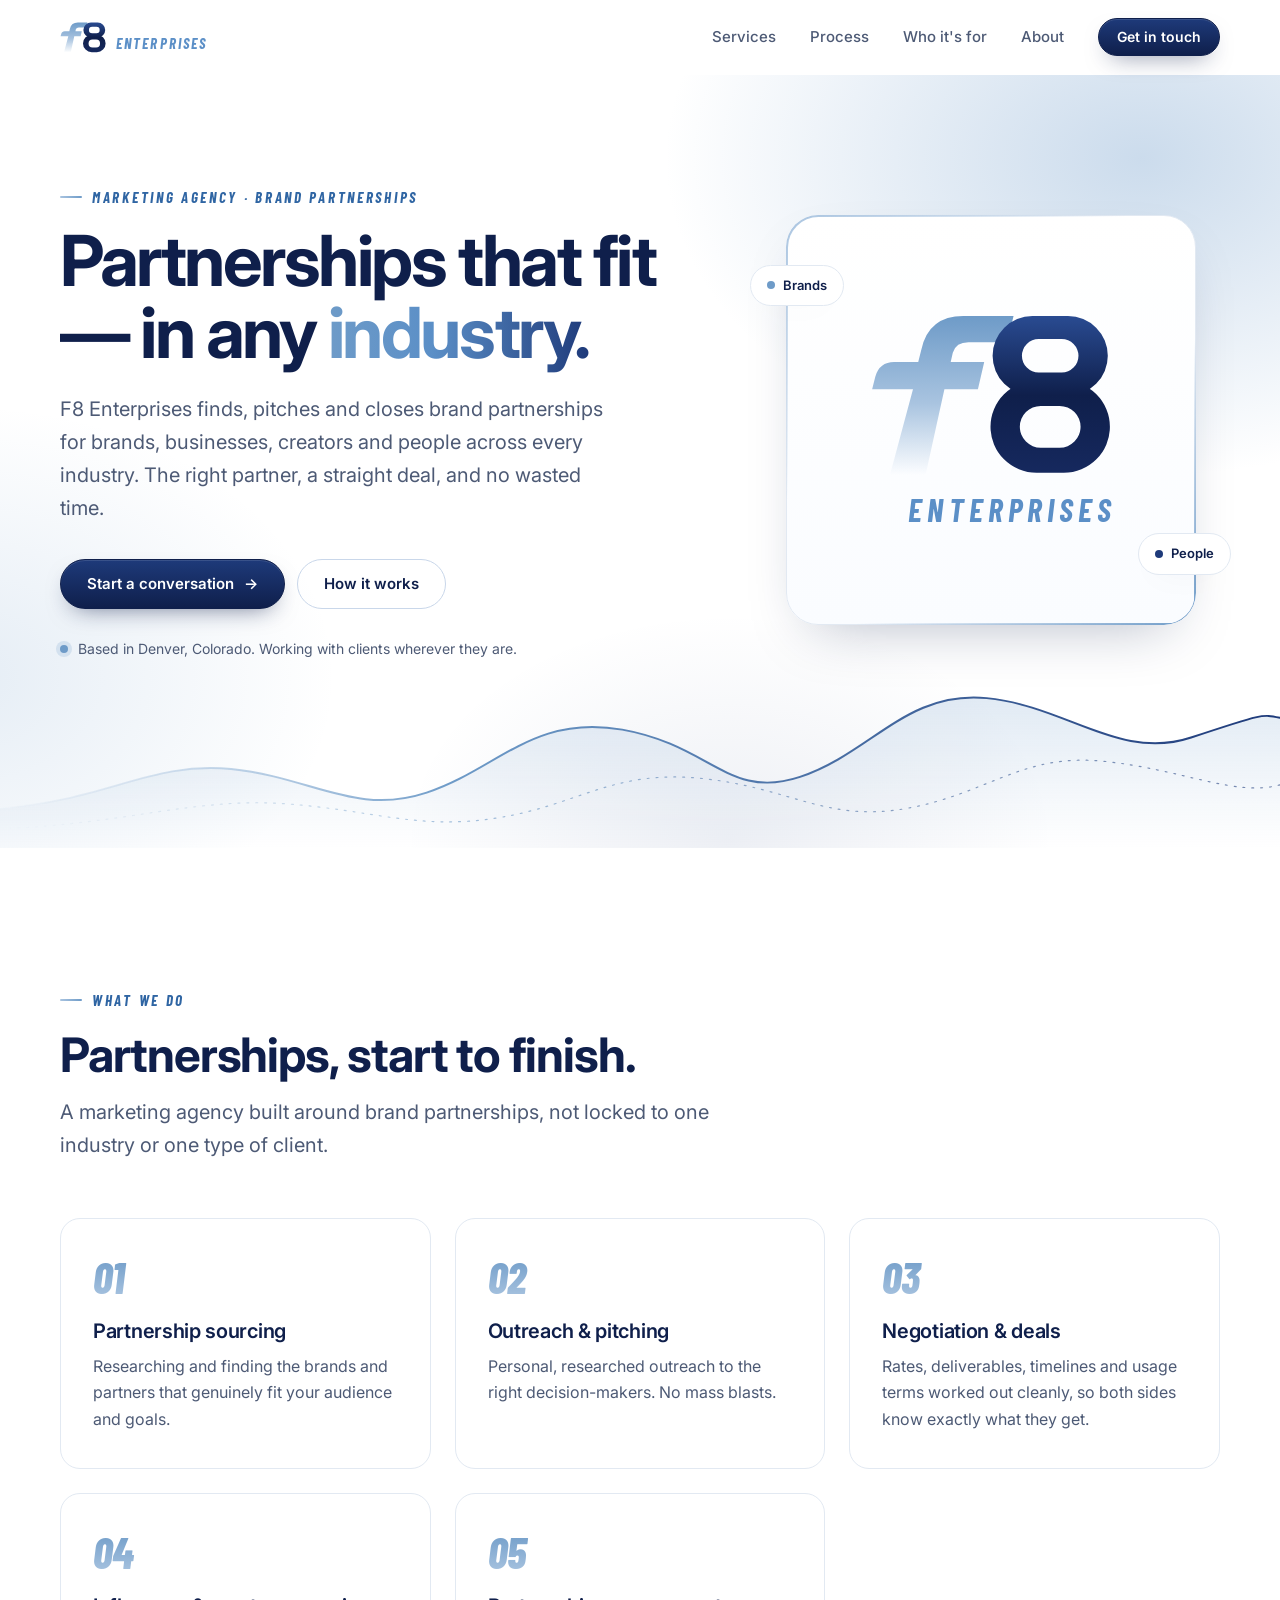
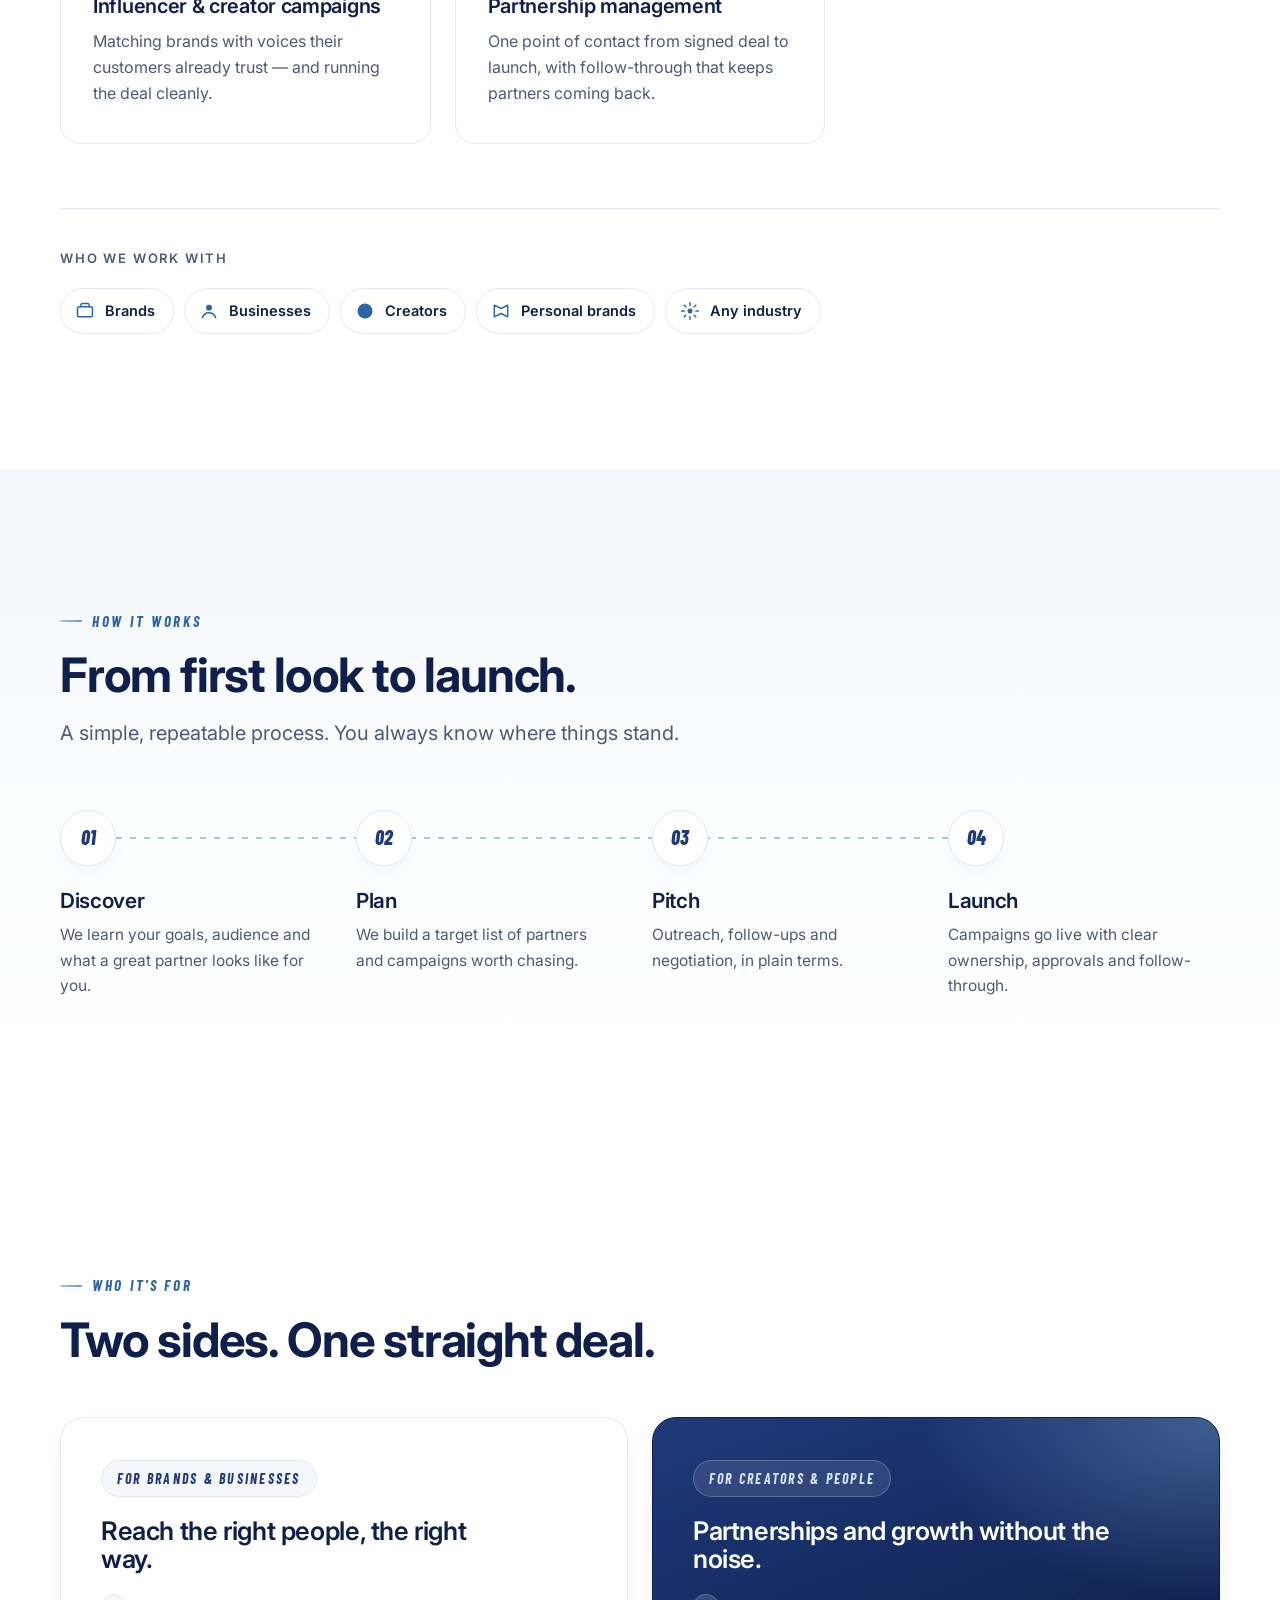
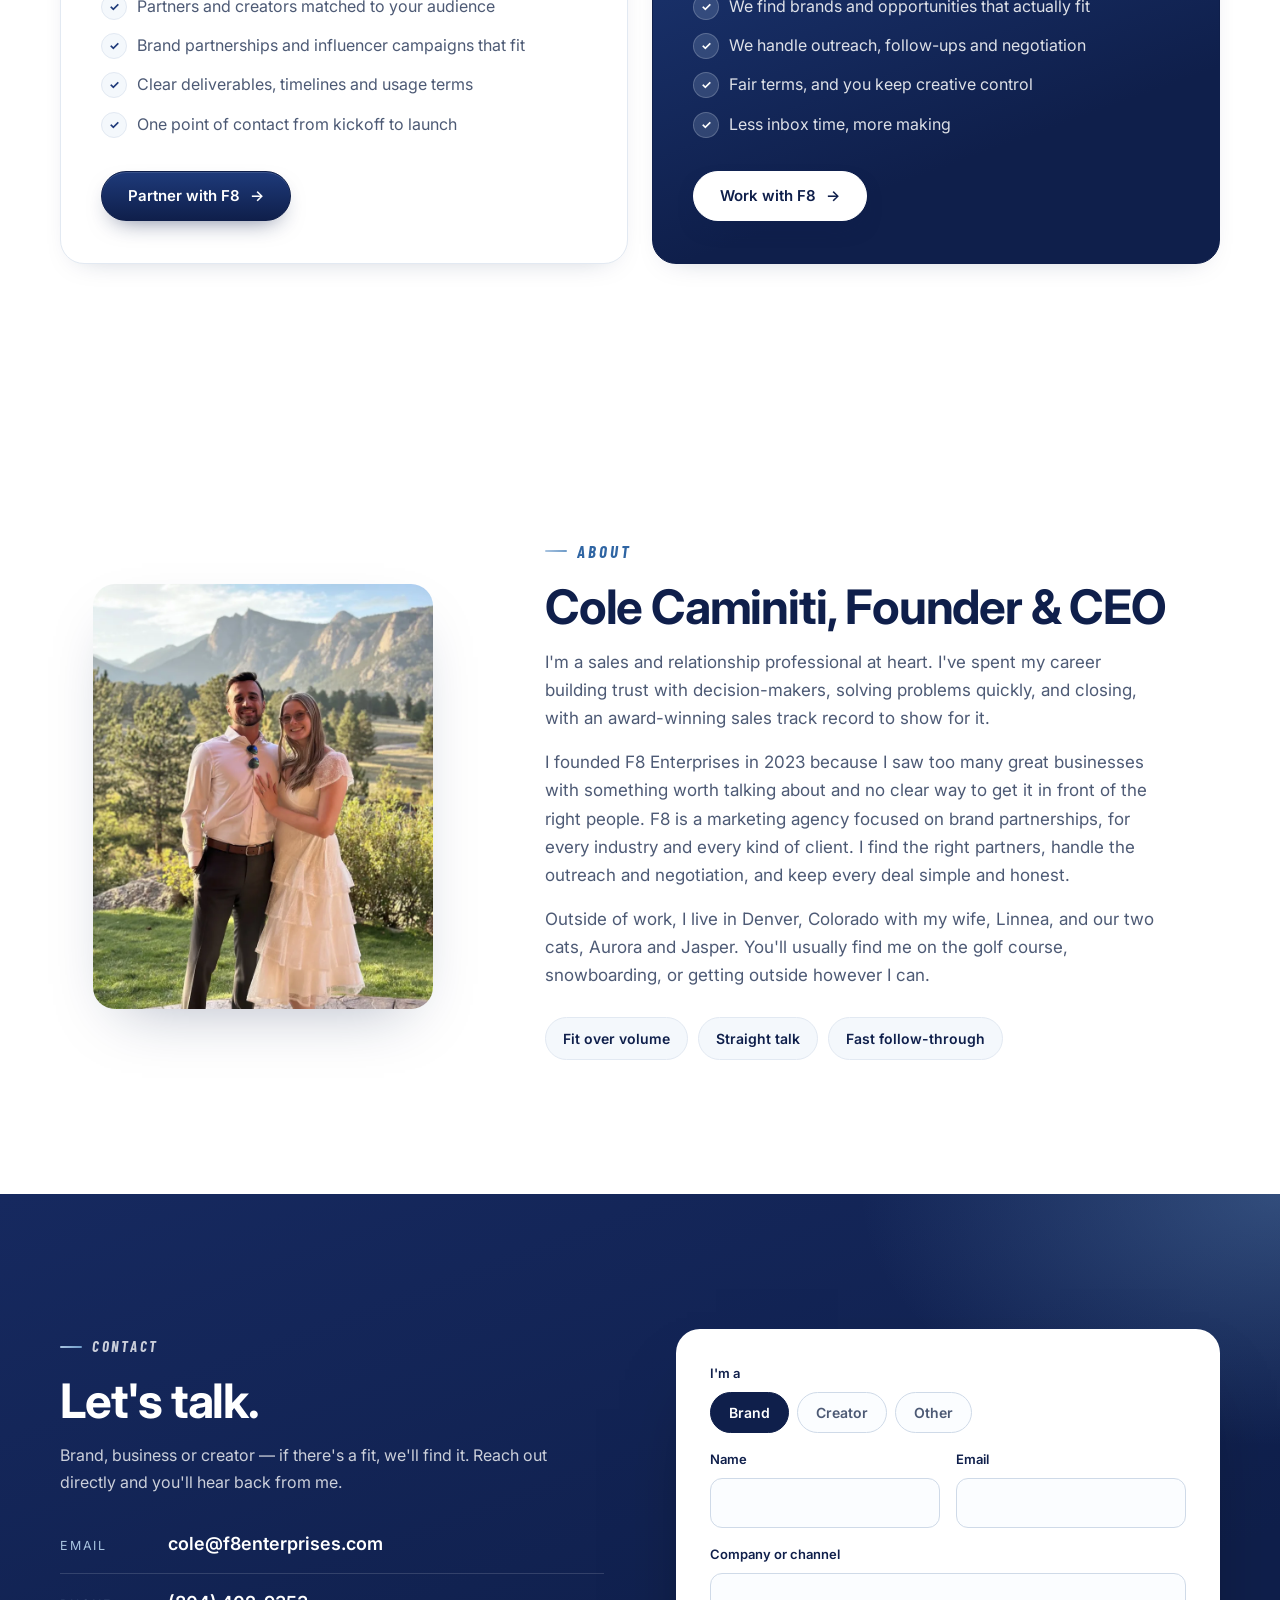
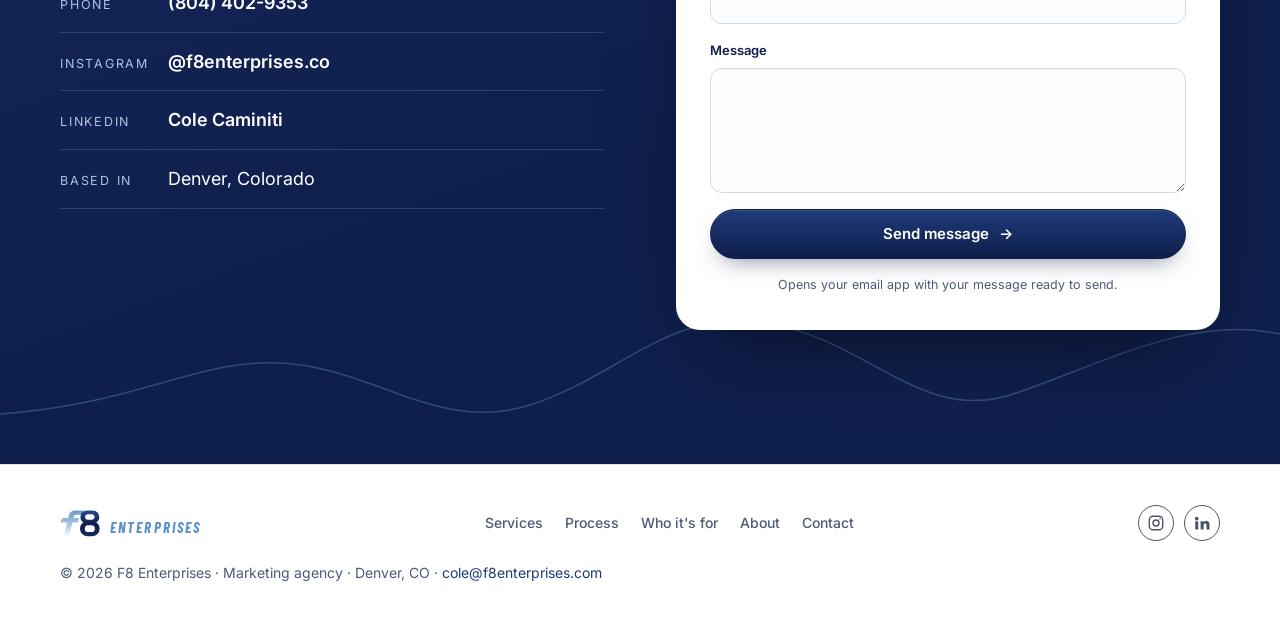
<file: index.html>
<!doctype html>
<html lang="en">
<head>
<meta charset="utf-8">
<meta name="viewport" content="width=device-width, initial-scale=1">
<title>F8 Enterprises | Marketing Agency for Brand Partnerships</title>
<meta name="description" content="F8 Enterprises is a marketing agency in Denver, Colorado, focused on brand partnerships. We connect brands, businesses, creators and people across every industry with partnerships that actually fit.">
<link rel="canonical" href="https://f8enterprises.com/">
<meta name="theme-color" content="#0F1F4B">
<meta name="author" content="Cole Caminiti">

<meta property="og:type" content="website">
<meta property="og:site_name" content="F8 Enterprises">
<meta property="og:url" content="https://f8enterprises.com/">
<meta property="og:title" content="F8 Enterprises | Marketing Agency for Brand Partnerships">
<meta property="og:description" content="A marketing agency for brand partnerships, for every industry.">
<meta property="og:image" content="https://f8enterprises.com/og-image.png">
<meta property="og:image:width" content="1200">
<meta property="og:image:height" content="630">
<meta property="og:image:alt" content="F8 Enterprises — brand partnerships for every industry.">
<meta name="twitter:card" content="summary_large_image">
<meta name="twitter:title" content="F8 Enterprises | Marketing Agency for Brand Partnerships">
<meta name="twitter:description" content="A marketing agency for brand partnerships, for every industry.">
<meta name="twitter:image" content="https://f8enterprises.com/og-image.png">

<link rel="icon" href="/favicon.ico" sizes="32x32">
<link rel="icon" href="favicon.svg" type="image/svg+xml">
<link rel="apple-touch-icon" href="apple-touch-icon.png">
<link rel="manifest" href="site.webmanifest">

<link rel="preconnect" href="https://fonts.googleapis.com">
<link rel="preconnect" href="https://fonts.gstatic.com" crossorigin>
<link href="https://fonts.googleapis.com/css2?family=Barlow+Condensed:ital,wght@1,700;1,800&family=Inter:wght@400;500;600;700&display=swap" rel="stylesheet">
<link rel="stylesheet" href="styles.css">
<link rel="preload" as="image" href="mark.svg">

<script type="application/ld+json">
{
  "@context": "https://schema.org",
  "@type": "Organization",
  "name": "F8 Enterprises",
  "url": "https://f8enterprises.com/",
  "logo": "https://f8enterprises.com/icon-512.png",
  "image": "https://f8enterprises.com/og-image.png",
  "description": "Marketing agency focused on sourcing and closing brand partnerships for brands, businesses, creators and people across every industry.",
  "email": "cole@f8enterprises.com",
  "telephone": "+1-804-402-9353",
  "address": {"@type": "PostalAddress", "addressLocality": "Denver", "addressRegion": "CO", "addressCountry": "US"},
  "founder": {"@type": "Person", "name": "Cole Caminiti", "jobTitle": "Founder & CEO", "sameAs": ["https://www.linkedin.com/in/cole-caminiti-hughes-0100981a2/"]},
  "sameAs": ["https://www.instagram.com/f8enterprises.co/", "https://www.linkedin.com/in/cole-caminiti-hughes-0100981a2/"],
  "knowsAbout": ["Brand partnerships", "Marketing", "Sponsorships", "Influencer marketing", "Creator campaigns", "Growth and outreach"]
}
</script>
<script>document.documentElement.classList.add('js')</script>
<style>.footer-social{display:flex;gap:10px;align-items:center}.footer-social a{display:inline-flex;align-items:center;justify-content:center;width:36px;height:36px;border-radius:50%;border:1px solid currentColor;opacity:.75;transition:opacity .2s,transform .2s}.footer-social a:hover{opacity:1;transform:translateY(-1px)}.about-photo-portrait{max-width:340px}.about-photo-portrait::before,.about-photo-portrait::after{display:none}.about-photo-portrait img{aspect-ratio:4/5;border-radius:22px}</style>
</head>
<body>
<a class="skip" href="#main">Skip to content</a>

<header class="nav" id="top">
  <div class="wrap nav-inner">
    <a href="#top" class="brand" aria-label="F8 Enterprises, back to top">
      <img src="mark.svg" alt="" width="46" height="31">
      <span aria-hidden="true">ENTERPRISES</span>
    </a>
    <button class="nav-toggle" aria-label="Menu" aria-expanded="false" aria-controls="site-nav"><span></span><span></span></button>
    <nav class="nav-links" id="site-nav" aria-label="Main">
      <a href="#services">Services</a>
      <a href="#process">Process</a>
      <a href="#split">Who it's for</a>
      <a href="#about">About</a>
      <a href="#contact" class="btn btn-sm">Get in touch</a>
    </nav>
  </div>
</header>

<main id="main">
  <section class="hero" aria-labelledby="hero-title">
    <div class="hero-glow" aria-hidden="true"></div>
    <svg class="hero-route" viewBox="0 0 1440 260" preserveAspectRatio="none" aria-hidden="true">
      <defs>
        <linearGradient id="rg" x1="0" x2="1"><stop offset="0" stop-color="#A9C4E0" stop-opacity="0"/><stop offset=".35" stop-color="#6E9BC8"/><stop offset="1" stop-color="#1E3A7A"/></linearGradient>
        <linearGradient id="rf" x1="0" y1="0" x2="0" y2="1"><stop offset="0" stop-color="#A9C4E0" stop-opacity=".35"/><stop offset="1" stop-color="#A9C4E0" stop-opacity="0"/></linearGradient>
      </defs>
      <path class="route-fill" d="M0 210 C120 200 170 150 260 160 S400 220 480 190 S600 90 700 110 S820 200 900 170 S1020 60 1110 70 S1260 150 1340 120 S1420 90 1440 95 V260 H0Z" fill="url(#rf)"/>
      <path class="route-line" d="M0 210 C120 200 170 150 260 160 S400 220 480 190 S600 90 700 110 S820 200 900 170 S1020 60 1110 70 S1260 150 1340 120 S1420 90 1440 95" fill="none" stroke="url(#rg)" stroke-width="2.5" stroke-linecap="round"/>
      <path class="route-line route-line-2" d="M0 236 C140 230 220 196 320 204 S470 238 560 222 S690 160 790 172 S930 228 1020 210 S1150 140 1240 150 S1390 196 1440 180" fill="none" stroke="url(#rg)" stroke-width="1.5" stroke-dasharray="2 8" stroke-linecap="round" opacity=".7"/>
    </svg>
    <div class="wrap hero-grid">
      <div class="hero-copy">
        <p class="eyebrow">Marketing agency · Brand partnerships</p>
        <h1 id="hero-title">Partnerships that fit — in any <em>industry.</em></h1>
        <p class="lede">F8 Enterprises finds, pitches and closes brand partnerships for brands, businesses, creators and people across every industry. The right partner, a straight deal, and no wasted time.</p>
        <div class="cta-row">
          <a href="#contact" class="btn">Start a conversation <span class="arrow" aria-hidden="true">&rarr;</span></a>
          <a href="#process" class="btn btn-ghost">How it works</a>
        </div>
        <p class="hero-note"><span class="dot" aria-hidden="true"></span> Based in Denver, Colorado. Working with clients wherever they are.</p>
      </div>
      <div class="hero-art" aria-hidden="true">
        <div class="logo-card">
          <img src="mark.svg" alt="">
          <span class="logo-word">ENTERPRISES</span>
          <span class="float-chip chip-a">Brands</span>
          <span class="float-chip chip-b">People</span>
        </div>
      </div>
    </div>
  </section>

  <section class="section" id="services" aria-labelledby="services-title">
    <div class="wrap">
      <div class="section-head reveal">
        <p class="eyebrow">What we do</p>
        <h2 id="services-title">Partnerships, start to finish.</h2>
        <p class="section-lede">A marketing agency built around brand partnerships, not locked to one industry or one type of client.</p>
      </div>
      <div class="cards">
        <article class="card reveal">
          <div class="card-num">01</div>
          <h3>Partnership sourcing</h3>
          <p>Researching and finding the brands and partners that genuinely fit your audience and goals.</p>
        </article>
        <article class="card reveal">
          <div class="card-num">02</div>
          <h3>Outreach &amp; pitching</h3>
          <p>Personal, researched outreach to the right decision-makers. No mass blasts.</p>
        </article>
        <article class="card reveal">
          <div class="card-num">03</div>
          <h3>Negotiation &amp; deals</h3>
          <p>Rates, deliverables, timelines and usage terms worked out cleanly, so both sides know exactly what they get.</p>
        </article>
        <article class="card reveal">
          <div class="card-num">04</div>
          <h3>Influencer &amp; creator campaigns</h3>
          <p>Matching brands with voices their customers already trust — and running the deal cleanly.</p>
        </article>
        <article class="card reveal">
          <div class="card-num">05</div>
          <h3>Partnership management</h3>
          <p>One point of contact from signed deal to launch, with follow-through that keeps partners coming back.</p>
        </article>
      </div>

      <div class="industries reveal" aria-labelledby="ind-title">
        <h3 id="ind-title" class="industries-title">Who we work with</h3>
        <ul class="ind-list">
          <li><svg viewBox="0 0 24 24" aria-hidden="true"><rect x="3" y="7" width="18" height="12" rx="2"/><path d="M7 7V5a2 2 0 0 1 2-2h6a2 2 0 0 1 2 2v2"/></svg>Brands</li>
          <li><svg viewBox="0 0 24 24" aria-hidden="true"><circle cx="12" cy="8" r="3.5"/><path d="M4 20c1.5-4 4-6 8-6s6.5 2 8 6"/></svg>Businesses</li>
          <li><svg viewBox="0 0 24 24" aria-hidden="true"><circle cx="12" cy="12" r="9"/><path d="M8 12h8M12 8v8"/></svg>Creators</li>
          <li><svg viewBox="0 0 24 24" aria-hidden="true"><path d="M4 19V5l8 4 8-4v14l-8-4-8 4z"/></svg>Personal brands</li>
          <li><svg viewBox="0 0 24 24" aria-hidden="true"><circle cx="12" cy="12" r="3"/><path d="M12 2v3M12 19v3M2 12h3M19 12h3M5 5l2 2M17 17l2 2M5 19l2-2M17 7l2-2"/></svg>Any industry</li>
        </ul>
      </div>
    </div>
  </section>

  <section class="section section-tint" id="process" aria-labelledby="process-title">
    <div class="wrap">
      <div class="section-head reveal">
        <p class="eyebrow">How it works</p>
        <h2 id="process-title">From first look to launch.</h2>
        <p class="section-lede">A simple, repeatable process. You always know where things stand.</p>
      </div>
      <ol class="steps">
        <li class="step reveal"><span class="step-n">01</span><h3>Discover</h3><p>We learn your goals, audience and what a great partner looks like for you.</p></li>
        <li class="step reveal"><span class="step-n">02</span><h3>Plan</h3><p>We build a target list of partners and campaigns worth chasing.</p></li>
        <li class="step reveal"><span class="step-n">03</span><h3>Pitch</h3><p>Outreach, follow-ups and negotiation, in plain terms.</p></li>
        <li class="step reveal"><span class="step-n">04</span><h3>Launch</h3><p>Campaigns go live with clear ownership, approvals and follow-through.</p></li>
      </ol>
    </div>
  </section>

  <section class="section" id="split" aria-labelledby="split-title">
    <div class="wrap">
      <div class="section-head reveal">
        <p class="eyebrow">Who it's for</p>
        <h2 id="split-title">Two sides. One straight deal.</h2>
      </div>
      <div class="split">
        <article class="split-card reveal">
          <span class="split-tag">For brands &amp; businesses</span>
          <h3>Reach the right people, the right way.</h3>
          <ul class="checks">
            <li>Partners and creators matched to your audience</li>
            <li>Brand partnerships and influencer campaigns that fit</li>
            <li>Clear deliverables, timelines and usage terms</li>
            <li>One point of contact from kickoff to launch</li>
          </ul>
          <a href="#contact" class="btn" data-type="Brand">Partner with F8 <span class="arrow" aria-hidden="true">&rarr;</span></a>
        </article>
        <article class="split-card split-dark reveal">
          <span class="split-tag">For creators &amp; people</span>
          <h3>Partnerships and growth without the noise.</h3>
          <ul class="checks">
            <li>We find brands and opportunities that actually fit</li>
            <li>We handle outreach, follow-ups and negotiation</li>
            <li>Fair terms, and you keep creative control</li>
            <li>Less inbox time, more making</li>
          </ul>
          <a href="#contact" class="btn btn-light" data-type="Creator">Work with F8 <span class="arrow" aria-hidden="true">&rarr;</span></a>
        </article>
      </div>
    </div>
  </section>

  <section class="section" id="about" aria-labelledby="about-title">
    <div class="wrap about-grid">
      <div class="about-photo about-photo-portrait reveal">
        <picture>
          <source srcset="cole-linnea.webp" type="image/webp">
          <img src="cole-linnea.jpg" alt="Cole Caminiti, Founder and CEO of F8 Enterprises, with his wife Linnea in the Colorado mountains" width="800" height="1000" loading="lazy" decoding="async">
        </picture>
      </div>
      <div class="reveal">
        <p class="eyebrow">About</p>
        <h2 id="about-title">Cole Caminiti, Founder &amp; CEO</h2>
        <p>I'm a sales and relationship professional at heart. I've spent my career building trust with decision-makers, solving problems quickly, and closing, with an award-winning sales track record to show for it.</p>
        <p>I founded F8 Enterprises in 2023 because I saw too many great businesses with something worth talking about and no clear way to get it in front of the right people. F8 is a marketing agency focused on brand partnerships, for every industry and every kind of client. I find the right partners, handle the outreach and negotiation, and keep every deal simple and honest.</p>
        <p>Outside of work, I live in Denver, Colorado with my wife, Linnea, and our two cats, Aurora and Jasper. You'll usually find me on the golf course, snowboarding, or getting outside however I can.</p>
        <ul class="values">
          <li>Fit over volume</li>
          <li>Straight talk</li>
          <li>Fast follow-through</li>
        </ul>
      </div>
    </div>
  </section>

  <section class="section contact" id="contact" aria-labelledby="contact-title">
    <svg class="contact-route" viewBox="0 0 1440 200" preserveAspectRatio="none" aria-hidden="true"><path d="M0 150 C160 140 230 90 330 100 S500 170 600 140 S760 40 870 60 S1040 160 1140 130 S1340 50 1440 70" fill="none" stroke="#6E9BC8" stroke-width="1.5" stroke-opacity=".35"/></svg>
    <div class="wrap contact-grid">
      <div class="reveal">
        <p class="eyebrow eyebrow-light">Contact</p>
        <h2 id="contact-title">Let's talk.</h2>
        <p>Brand, business or creator — if there's a fit, we'll find it. Reach out directly and you'll hear back from me.</p>
        <ul class="contact-list">
          <li><span>Email</span><a href="mailto:cole@f8enterprises.com">cole@f8enterprises.com</a></li>
          <li><span>Phone</span><a href="tel:+18044029353">(804) 402-9353</a></li>
          <li><span>Instagram</span><a href="https://www.instagram.com/f8enterprises.co/" target="_blank" rel="noopener">@f8enterprises.co</a></li>
          <li><span>LinkedIn</span><a href="https://www.linkedin.com/in/cole-caminiti-hughes-0100981a2/" target="_blank" rel="noopener">Cole Caminiti</a></li>
          <li><span>Based in</span>Denver, Colorado</li>
        </ul>
      </div>
      <form class="form reveal" id="contact-form" aria-label="Contact form">
        <fieldset class="seg">
          <legend>I'm a</legend>
          <label><input type="radio" name="type" value="Brand" checked><span>Brand</span></label>
          <label><input type="radio" name="type" value="Creator"><span>Creator</span></label>
          <label><input type="radio" name="type" value="Other"><span>Other</span></label>
        </fieldset>
        <div class="form-row">
          <label>Name<input name="name" required autocomplete="name"></label>
          <label>Email<input name="email" type="email" required autocomplete="email"></label>
        </div>
        <label>Company or channel<input name="company" autocomplete="organization"></label>
        <label>Message<textarea name="message" rows="4" required></textarea></label>
        <button class="btn btn-full" type="submit">Send message <span class="arrow" aria-hidden="true">&rarr;</span></button>
        <p class="form-note">Opens your email app with your message ready to send.</p>
      </form>
    </div>
  </section>
</main>

<footer class="footer">
  <div class="wrap footer-inner">
    <a href="#top" class="brand brand-foot" aria-label="F8 Enterprises, back to top"><img src="mark.svg" alt="" width="40" height="27"><span aria-hidden="true">ENTERPRISES</span></a>
    <nav class="footer-links" aria-label="Footer">
      <a href="#services">Services</a><a href="#process">Process</a><a href="#split">Who it's for</a><a href="#about">About</a><a href="#contact">Contact</a>
    </nav>
    <div class="footer-social">
      <a href="https://www.instagram.com/f8enterprises.co/" target="_blank" rel="noopener" aria-label="F8 Enterprises on Instagram"><svg viewBox="0 0 24 24" width="18" height="18" aria-hidden="true"><rect x="3" y="3" width="18" height="18" rx="5" fill="none" stroke="currentColor" stroke-width="1.8"/><circle cx="12" cy="12" r="4" fill="none" stroke="currentColor" stroke-width="1.8"/><circle cx="17.3" cy="6.7" r="1.1" fill="currentColor"/></svg></a>
      <a href="https://www.linkedin.com/in/cole-caminiti-hughes-0100981a2/" target="_blank" rel="noopener" aria-label="Cole Caminiti on LinkedIn"><svg viewBox="0 0 24 24" width="18" height="18" aria-hidden="true"><path fill="currentColor" d="M4.98 3.5a2.5 2.5 0 1 1 0 5 2.5 2.5 0 0 1 0-5zM3 9.75h4v11H3zm7 0h3.8v1.5h.06c.53-1 1.83-1.85 3.76-1.85 4.02 0 4.38 2.4 4.38 5.5v5.85h-4v-5.2c0-1.24-.02-2.84-1.73-2.84-1.73 0-2 1.35-2 2.75v5.29h-4z"/></svg></a>
    </div>
    <p>&copy; <span id="yr">2026</span> F8 Enterprises &middot; Marketing agency &middot; Denver, CO &middot; <a href="mailto:cole@f8enterprises.com">cole@f8enterprises.com</a></p>
  </div>
</footer>

<script src="main.js" defer></script>
</body>
</html>
</file>
<file: styles.css>
/* F8 Enterprises — styles */
:root{
  --navy:#0F1F4B; --navy2:#1E3A7A; --blue:#5B8FC7; --blue-ink:#2F65A3; --steel:#6E9BC8; --sky:#A9C4E0;
  --ink:#0E1A36; --muted:#4D5A75; --line:#E2E9F2; --tint:#F4F8FC; --white:#fff;
  --r:20px; --shadow:0 24px 60px -28px rgba(15,31,75,.35); --shadow-sm:0 10px 30px -20px rgba(15,31,75,.35);
  --ease:cubic-bezier(.2,.7,.2,1);
  --fs-h1:clamp(2.6rem,1.6rem + 3.6vw,4.4rem);
  --fs-h2:clamp(2rem,1.45rem + 1.9vw,3rem);
  --fs-lede:clamp(1.06rem,1rem + .35vw,1.25rem);
  --space:clamp(84px,6rem + 3vw,136px);
}
*{box-sizing:border-box;margin:0;padding:0}
html{scroll-behavior:smooth;scroll-padding-top:84px}
body{font-family:Inter,system-ui,-apple-system,"Segoe UI",Roboto,sans-serif;font-size:16px;color:var(--ink);background:var(--white);line-height:1.65;-webkit-font-smoothing:antialiased;text-rendering:optimizeLegibility}
img,svg{display:block;max-width:100%}
a{color:inherit}
.wrap{width:min(1160px,100% - 48px);margin-inline:auto}
.sr-only{position:absolute;width:1px;height:1px;overflow:hidden;clip:rect(0 0 0 0);white-space:nowrap}
.skip{position:absolute;left:16px;top:-60px;z-index:100;background:var(--navy);color:#fff;padding:10px 16px;border-radius:10px;text-decoration:none;font-weight:600;transition:top .2s}
.skip:focus{top:12px}
:focus-visible{outline:3px solid var(--steel);outline-offset:3px;border-radius:6px}

/* nav */
.nav{position:sticky;top:0;z-index:30;background:rgba(255,255,255,.78);backdrop-filter:saturate(1.6) blur(14px);-webkit-backdrop-filter:saturate(1.6) blur(14px);border-bottom:1px solid transparent;transition:border-color .3s,background .3s,box-shadow .3s}
.nav.scrolled{border-bottom-color:var(--line);background:rgba(255,255,255,.92);box-shadow:0 6px 24px -18px rgba(15,31,75,.4)}
.nav-inner{display:flex;align-items:center;justify-content:space-between;height:74px}
.brand{display:flex;align-items:flex-end;gap:10px;text-decoration:none}
.brand span{font-family:'Barlow Condensed',sans-serif;font-style:italic;font-weight:700;letter-spacing:.14em;color:var(--blue);font-size:15px;line-height:1;padding-bottom:2px}
.nav-links{display:flex;align-items:center;gap:34px}
.nav-links a:not(.btn){position:relative;text-decoration:none;font-weight:500;font-size:15px;color:var(--muted);transition:color .2s}
.nav-links a:not(.btn)::after{content:"";position:absolute;left:0;right:0;bottom:-6px;height:2px;border-radius:2px;background:linear-gradient(90deg,var(--steel),var(--navy2));transform:scaleX(0);transform-origin:left;transition:transform .3s var(--ease)}
.nav-links a:not(.btn):hover{color:var(--navy)}
.nav-links a:not(.btn):hover::after{transform:scaleX(1)}
.nav-toggle{display:none;background:none;border:0;width:44px;height:44px;cursor:pointer;position:relative;border-radius:10px}
.nav-toggle span{position:absolute;left:11px;right:11px;height:2px;background:var(--navy);border-radius:2px;transition:.25s var(--ease)}
.nav-toggle span:first-child{top:17px}.nav-toggle span:last-child{top:25px}
.nav.open .nav-toggle span:first-child{top:21px;transform:rotate(45deg)}
.nav.open .nav-toggle span:last-child{top:21px;transform:rotate(-45deg)}

/* buttons */
.btn{display:inline-flex;align-items:center;justify-content:center;gap:10px;padding:15px 26px;border-radius:999px;background:linear-gradient(180deg,var(--navy2),var(--navy));color:#fff;font:600 15px/1.2 Inter,system-ui,sans-serif;text-decoration:none;border:1px solid var(--navy);cursor:pointer;transition:transform .25s var(--ease),box-shadow .25s var(--ease),background .25s;box-shadow:0 10px 24px -12px rgba(15,31,75,.65),inset 0 1px 0 rgba(255,255,255,.12)}
.btn:hover{transform:translateY(-2px);box-shadow:0 16px 30px -12px rgba(15,31,75,.7),inset 0 1px 0 rgba(255,255,255,.12)}
.btn:active{transform:translateY(0)}
.btn .arrow{transition:transform .25s var(--ease)}
.btn:hover .arrow{transform:translateX(4px)}
.btn-ghost{background:rgba(255,255,255,.7);color:var(--navy);border-color:#C9D7EA;box-shadow:none}
.btn-ghost:hover{border-color:var(--steel);background:#fff;box-shadow:0 10px 24px -16px rgba(15,31,75,.4)}
.btn-light{background:#fff;color:var(--navy);border-color:#fff}
.btn-sm{padding:10px 18px;font-size:14px}
.btn-full{width:100%}
.nav-links .btn{color:#fff}

/* type */
.eyebrow{display:inline-flex;align-items:center;gap:10px;font-family:'Barlow Condensed',sans-serif;font-style:italic;font-weight:700;text-transform:uppercase;letter-spacing:.18em;color:var(--blue-ink);font-size:15px;margin-bottom:16px}
.eyebrow::before{content:"";width:22px;height:2px;border-radius:2px;background:linear-gradient(90deg,var(--sky),var(--steel))}
.eyebrow-light{color:var(--sky)}
h1,h2,h3{color:var(--navy);letter-spacing:-.025em;line-height:1.08;font-weight:700}
h1{font-size:var(--fs-h1);margin-bottom:24px;letter-spacing:-.035em;line-height:1.02}
h1 em{font-style:normal;background:linear-gradient(90deg,var(--steel),var(--blue) 40%,var(--navy2));-webkit-background-clip:text;background-clip:text;color:transparent}
h2{font-size:var(--fs-h2);margin-bottom:16px}
h3{font-size:1.25rem;font-weight:600;letter-spacing:-.015em;margin-bottom:10px}
p{color:var(--muted)}
.lede{font-size:var(--fs-lede);max-width:560px}
.section-lede{font-size:var(--fs-lede);max-width:660px}
.cta-row{display:flex;flex-wrap:wrap;gap:12px;margin-top:34px}

/* hero */
.hero{position:relative;overflow:hidden;padding:clamp(64px,5vw + 40px,120px) 0 clamp(120px,10vw + 60px,190px);isolation:isolate}
.hero-glow{position:absolute;inset:-20%;z-index:-2;background:
  radial-gradient(38% 42% at 78% 22%,rgba(169,196,224,.6),transparent 70%),
  radial-gradient(30% 36% at 12% 70%,rgba(110,155,200,.18),transparent 70%),
  radial-gradient(26% 30% at 55% 85%,rgba(30,58,122,.08),transparent 70%);
  animation:drift 22s ease-in-out infinite alternate}
@keyframes drift{0%{transform:translate3d(0,0,0) scale(1)}50%{transform:translate3d(-3%,2%,0) scale(1.05)}100%{transform:translate3d(2%,-2%,0) scale(1.02)}}
.hero-route{position:absolute;left:0;right:0;bottom:0;width:100%;height:clamp(140px,16vw,260px);z-index:-1}
.route-line{stroke-dasharray:2400;stroke-dashoffset:2400;animation:draw 3.2s .3s var(--ease) forwards}
.route-line-2{stroke-dasharray:2 8;stroke-dashoffset:0;animation:none;opacity:.6}
.route-fill{opacity:0;animation:fade 1.6s 1.4s ease forwards}
@keyframes draw{to{stroke-dashoffset:0}}
@keyframes fade{to{opacity:1}}
.hero-grid{display:grid;grid-template-columns:1.25fr .9fr;gap:64px;align-items:center}
.hero-note{display:flex;align-items:center;gap:10px;margin-top:28px;font-size:14px;color:var(--muted)}
.dot{width:8px;height:8px;border-radius:50%;background:var(--steel);box-shadow:0 0 0 4px rgba(110,155,200,.2)}
.hero-art{display:flex;justify-content:center}
.logo-card{position:relative;width:100%;max-width:410px;aspect-ratio:1/1;border-radius:32px;background:linear-gradient(180deg,#fff,#FAFCFF);border:1px solid var(--line);box-shadow:var(--shadow);display:flex;flex-direction:column;align-items:center;justify-content:center;gap:16px;padding:48px;animation:float 7s ease-in-out infinite}
.logo-card::before{content:"";position:absolute;inset:-1px;border-radius:32px;padding:1.5px;background:linear-gradient(140deg,var(--sky),transparent 38%,transparent 62%,var(--steel));-webkit-mask:linear-gradient(#000 0 0) content-box,linear-gradient(#000 0 0);-webkit-mask-composite:xor;mask-composite:exclude}
@keyframes float{0%,100%{transform:translateY(0)}50%{transform:translateY(-8px)}}
.logo-card img{width:78%}
.logo-word{font-family:'Barlow Condensed',sans-serif;font-style:italic;font-weight:700;color:var(--blue);letter-spacing:.16em;font-size:clamp(22px,2.6vw,32px);margin-left:14%;line-height:1}
.float-chip{position:absolute;display:inline-flex;align-items:center;gap:8px;padding:9px 16px;border-radius:999px;background:#fff;border:1px solid var(--line);box-shadow:var(--shadow-sm);font-size:13px;font-weight:600;color:var(--navy)}
.float-chip::before{content:"";width:8px;height:8px;border-radius:50%}
.chip-a{top:12%;left:-9%}.chip-a::before{background:var(--steel)}
.chip-b{bottom:12%;right:-9%}.chip-b::before{background:var(--navy2)}

/* sections */
.section{padding:var(--space) 0;position:relative}
.section-tint{background:linear-gradient(180deg,var(--tint),#fff 85%)}
.section-head{max-width:820px}
.cards{display:grid;grid-template-columns:repeat(3,1fr);gap:24px;margin-top:56px}
.card{position:relative;background:#fff;border:1px solid var(--line);border-radius:var(--r);padding:36px 32px;transition:transform .35s var(--ease),box-shadow .35s var(--ease),border-color .35s;overflow:hidden}
.card::after{content:"";position:absolute;left:0;right:0;top:0;height:3px;background:linear-gradient(90deg,var(--sky),var(--steel),var(--navy2));transform:scaleX(0);transform-origin:left;transition:transform .45s var(--ease)}
.card:hover{transform:translateY(-6px);box-shadow:var(--shadow);border-color:#D3E0EF}
.card:hover::after{transform:scaleX(1)}
.card-num{font-family:'Barlow Condensed',sans-serif;font-style:italic;font-weight:800;font-size:44px;line-height:1;margin-bottom:22px;background:linear-gradient(180deg,var(--steel),var(--sky));-webkit-background-clip:text;background-clip:text;color:transparent}

/* industries */
.industries{margin-top:64px;padding-top:40px;border-top:1px solid var(--line);display:grid;gap:20px}
.industries-title{font-size:13px;font-weight:600;text-transform:uppercase;letter-spacing:.14em;color:var(--muted);margin:0;line-height:1.5}
.ind-list{list-style:none;display:flex;flex-wrap:wrap;gap:10px}
.ind-list li{display:inline-flex;align-items:center;gap:10px;padding:10px 18px 10px 14px;border-radius:999px;border:1px solid var(--line);background:#fff;font-weight:600;font-size:14.5px;color:var(--navy);transition:border-color .25s,transform .25s var(--ease),box-shadow .25s}
.ind-list li:hover{border-color:var(--sky);transform:translateY(-2px);box-shadow:var(--shadow-sm)}
.ind-list svg{width:20px;height:20px;fill:none;stroke:var(--blue-ink);stroke-width:1.8;stroke-linecap:round;stroke-linejoin:round}
.ind-list circle{fill:var(--blue-ink);stroke:none}

/* process */
.steps{list-style:none;display:grid;grid-template-columns:repeat(4,1fr);gap:24px;margin-top:60px;position:relative;counter-reset:s}
.steps::before{content:"";position:absolute;top:27px;left:28px;right:calc((100% - 72px)/4 - 28px);height:2px;background:repeating-linear-gradient(90deg,var(--sky) 0 6px,transparent 6px 14px)}
.step{position:relative}
.step-n{position:relative;display:grid;place-items:center;width:56px;height:56px;border-radius:50%;background:#fff;border:1px solid var(--line);box-shadow:var(--shadow-sm);font-family:'Barlow Condensed',sans-serif;font-style:italic;font-weight:800;font-size:20px;color:var(--navy2);margin-bottom:24px;transition:background .3s,color .3s,transform .3s var(--ease)}
.step:hover .step-n{background:linear-gradient(160deg,var(--steel),var(--navy2));color:#fff;transform:scale(1.06)}
.step h3{font-size:1.3rem}
.step p{font-size:15.5px;max-width:250px}

/* split */
.split{display:grid;grid-template-columns:1fr 1fr;gap:24px;margin-top:52px}
.split-card{position:relative;overflow:hidden;background:#fff;border:1px solid var(--line);border-radius:24px;padding:42px 40px;display:flex;flex-direction:column;gap:20px;box-shadow:var(--shadow-sm);transition:transform .35s var(--ease),box-shadow .35s var(--ease)}
.split-card:hover{transform:translateY(-4px);box-shadow:var(--shadow)}
.split-card h3{font-size:1.6rem;margin:0;max-width:420px}
.split-card .btn{align-self:flex-start;margin-top:auto}
.split-tag{align-self:flex-start;font-family:'Barlow Condensed',sans-serif;font-style:italic;font-weight:700;letter-spacing:.16em;text-transform:uppercase;font-size:14px;color:var(--navy2);background:var(--tint);border:1px solid var(--line);border-radius:999px;padding:6px 15px}
.split-dark{background:radial-gradient(460px 280px at 100% 0%,rgba(110,155,200,.45),transparent 65%),linear-gradient(160deg,var(--navy2),var(--navy) 70%);border-color:var(--navy);color:#fff}
.split-dark h3{color:#fff}
.split-dark .split-tag{background:rgba(255,255,255,.1);border-color:rgba(255,255,255,.22);color:#D5E3F2}
.split-dark .checks li{color:rgba(255,255,255,.86)}
.split-dark .checks li::before{background:rgba(169,196,224,.2);border-color:rgba(255,255,255,.2);color:#fff}
.checks{list-style:none;display:grid;gap:13px;margin-bottom:14px}
.checks li{position:relative;padding-left:36px;color:var(--muted);font-size:16px}
.checks li::before{content:"\2713";position:absolute;left:0;top:1px;width:24px;height:24px;border-radius:50%;background:var(--tint);border:1px solid var(--line);color:var(--navy2);font-size:12px;font-weight:700;display:grid;place-items:center}

/* creator band */
.section-slim{padding:clamp(56px,5vw + 24px,88px) 0}
.creator-band{position:relative;display:grid;grid-template-columns:auto 1fr auto;gap:28px;align-items:center;padding:36px 40px;border-radius:24px;background:linear-gradient(160deg,#fff,#F3F7FC);border:1px solid var(--line);box-shadow:var(--shadow-sm);transition:transform .3s ease,box-shadow .3s ease}
.creator-band::before{content:"";position:absolute;inset:10px;border-radius:16px;border:1.5px dashed #BFD1E8;pointer-events:none;transition:border-color .3s ease}
.creator-band:hover{transform:translateY(-3px);box-shadow:var(--shadow)}
.creator-band:hover::before{border-color:var(--steel)}
.creator-band:hover .join-plus{transform:rotate(90deg)}
.join-plus{width:58px;height:58px;border-radius:18px;display:grid;place-items:center;background:linear-gradient(160deg,var(--steel),var(--navy2));box-shadow:0 10px 24px rgba(15,31,75,.25);transition:transform .4s ease}
.join-plus svg{width:24px;height:24px;stroke:#fff;stroke-width:2.4;stroke-linecap:round;fill:none}
.join-kicker{font-family:'Barlow Condensed',sans-serif;font-style:italic;font-weight:700;letter-spacing:.16em;text-transform:uppercase;font-size:14px;color:var(--blue-ink)}
.band-copy h2{font-size:clamp(1.5rem,1vw + 1.1rem,2rem);margin:4px 0 8px}
.band-copy p{margin:0;max-width:620px;color:var(--muted)}
.creator-band .btn{position:relative;z-index:1;white-space:nowrap}
/* about */
.about-grid{display:grid;grid-template-columns:.75fr 1.25fr;gap:80px;align-items:center}
.about-grid p+p{margin-top:16px}
.about-grid p{font-size:17px;max-width:620px}
.about-photo{position:relative;width:100%;max-width:300px;margin-inline:auto}
.about-photo::before{content:"";position:absolute;inset:-12px;border-radius:50%;background:conic-gradient(from 200deg,var(--sky),var(--steel),var(--navy2),var(--sky))}
.about-photo::after{content:"";position:absolute;inset:-5px;border-radius:50%;background:#fff}
.about-photo img{position:relative;z-index:1;width:100%;height:auto;aspect-ratio:1/1;object-fit:cover;border-radius:50%;box-shadow:var(--shadow)}
.values{list-style:none;display:flex;flex-wrap:wrap;gap:10px;margin-top:28px}
.values li{padding:9px 17px;border-radius:999px;background:var(--tint);border:1px solid var(--line);color:var(--navy);font-weight:600;font-size:14px}

/* contact */
.contact{overflow:hidden;background:radial-gradient(700px 420px at 100% 0%,rgba(110,155,200,.35),transparent 60%),linear-gradient(160deg,#16295F,var(--navy) 60%);color:#fff}
.contact-route{position:absolute;left:0;right:0;bottom:0;width:100%;height:200px;pointer-events:none}
.contact h2{color:#fff}
.contact p{color:rgba(255,255,255,.78)}
.contact-grid{position:relative;display:grid;grid-template-columns:1fr 1fr;gap:72px;align-items:start}
.contact-list{list-style:none;margin-top:34px;display:grid;gap:14px}
.contact-list li{display:flex;gap:16px;align-items:baseline;font-size:18px;color:#fff;border-bottom:1px solid rgba(255,255,255,.14);padding-bottom:14px}
.contact-list span{width:92px;flex:none;font-size:12.5px;text-transform:uppercase;letter-spacing:.14em;color:var(--sky)}
.contact-list a{text-decoration:none;font-weight:600;background:linear-gradient(currentColor,currentColor) 0 100%/0 1px no-repeat;transition:background-size .3s var(--ease)}
.contact-list a:hover{background-size:100% 1px}
.contact :focus-visible{outline-color:var(--sky)}
.form{background:#fff;border-radius:24px;padding:34px;display:grid;gap:16px;box-shadow:0 40px 80px -40px rgba(0,0,0,.6)}
.form-row{display:grid;grid-template-columns:1fr 1fr;gap:16px}
.form label{display:grid;gap:7px;font-size:13px;font-weight:600;color:var(--navy)}
.form input:not([type=radio]),.form textarea{font:inherit;font-size:15px;font-weight:400;color:var(--ink);padding:12px 14px;border:1px solid #CFDAE8;border-radius:12px;background:#FBFDFF;outline:none;transition:border-color .2s,box-shadow .2s;resize:vertical;width:100%}
.form input:not([type=radio]):focus,.form textarea:focus{border-color:var(--steel);box-shadow:0 0 0 4px rgba(110,155,200,.22)}
.seg{border:0;display:flex;gap:8px;flex-wrap:wrap;align-items:center}
.seg legend{font-size:13px;font-weight:600;color:var(--navy);margin-bottom:8px;width:100%}
.seg label{display:block;cursor:pointer;position:relative}
.seg input{position:absolute;opacity:0;width:1px;height:1px}
.seg span{display:inline-block;padding:8px 18px;border-radius:999px;border:1px solid #CFDAE8;font-size:14px;font-weight:600;color:var(--muted);background:#FBFDFF;transition:.2s}
.seg label:hover span{border-color:var(--steel)}
.seg input:checked+span{background:var(--navy);border-color:var(--navy);color:#fff}
.seg input:focus-visible+span{outline:3px solid var(--steel);outline-offset:2px}
.form .form-note{font-size:12.5px;color:var(--muted);text-align:center}

/* footer */
.footer{padding:40px 0;background:#fff;border-top:1px solid var(--line)}
.footer-inner{display:flex;justify-content:space-between;align-items:center;gap:20px 32px;flex-wrap:wrap}
.footer-links{display:flex;gap:22px;flex-wrap:wrap}
.footer-links a{text-decoration:none;font-size:14px;font-weight:500;color:var(--muted)}
.footer-links a:hover{color:var(--navy)}
.footer p{font-size:14px}
.footer p a{text-decoration:none;color:var(--navy2)}

/* reveal */
.js .reveal{opacity:0;transform:translateY(22px);transition:opacity .8s var(--ease),transform .8s var(--ease);transition-delay:var(--d,0ms)}
.js .reveal.in{opacity:1;transform:none}

/* 404 */
.nf{min-height:72vh;display:grid;place-items:center;text-align:center;padding:80px 0}
.nf-code{font-family:'Barlow Condensed',sans-serif;font-style:italic;font-weight:800;font-size:clamp(90px,16vw,170px);line-height:1;background:linear-gradient(180deg,var(--steel),var(--navy2));-webkit-background-clip:text;background-clip:text;color:transparent}
.nf p{max-width:440px;margin:0 auto 28px}

/* responsive */
@media (max-width:1040px){
  .steps{grid-template-columns:repeat(2,1fr);row-gap:44px}
  .steps::before{display:none}
  .chip-a{left:-4%}.chip-b{right:-4%}
}
@media (max-width:900px){
  .creator-band{grid-template-columns:auto 1fr}
  .creator-band .btn{grid-column:2;justify-self:start}
  .hero-grid,.about-grid,.contact-grid,.split{grid-template-columns:1fr;gap:48px}
  .split{gap:18px;margin-top:36px}
  .hero-art{order:-1}
  .logo-card{max-width:280px;padding:34px;border-radius:26px}
  .logo-card::before{border-radius:26px}
  .cards{grid-template-columns:1fr;gap:16px;margin-top:40px}
  .industries{grid-template-columns:1fr;gap:18px;margin-top:48px;padding-top:32px}
  .about-photo{max-width:220px}
  .nav-toggle{display:block}
  .nav-links{position:absolute;top:74px;left:0;right:0;flex-direction:column;align-items:stretch;gap:0;background:#fff;border-bottom:1px solid var(--line);padding:8px 24px 22px;display:none;box-shadow:0 20px 30px -24px rgba(15,31,75,.4)}
  .nav.open .nav-links{display:flex}
  .nav.open{background:#fff}
  .nav-links a:not(.btn){padding:15px 0;border-bottom:1px solid var(--line)}
  .nav-links a:not(.btn)::after{display:none}
  .nav-links a.btn{margin-top:16px}
}
@media (max-width:600px){
  .wrap{width:calc(100% - 40px)}
  .hero-art{display:none}
  .hero{padding:44px 0 110px}
  .ind-list{gap:8px}
  .ind-list li{padding:9px 14px 9px 12px;font-size:14px;gap:8px}
  .ind-list svg{width:18px;height:18px;flex:none}
  .hero-note{font-size:13.5px;align-items:flex-start}
  .hero-note .dot{margin-top:6px;flex:none}
  .steps{grid-template-columns:1fr;row-gap:0;margin-top:40px}
  .step{display:grid;grid-template-columns:56px 1fr;column-gap:18px;padding-bottom:28px}
  .step::before{content:"";position:absolute;left:27px;top:60px;bottom:4px;width:2px;background:repeating-linear-gradient(180deg,var(--sky) 0 6px,transparent 6px 12px)}
  .step:last-child::before{display:none}
  .step-n{grid-row:span 2;margin:0}
  .step h3{margin:12px 0 4px}
  .split-card{padding:30px 24px}
  .split-card h3{font-size:1.4rem}
  .split-card .btn{align-self:stretch}
  .creator-band{grid-template-columns:1fr;gap:18px;padding:34px 28px}
  .creator-band .btn{grid-column:auto;justify-self:stretch}
  .cta-row .btn{flex:1 1 100%}
  .form{padding:24px}
  .form-row{grid-template-columns:1fr}
  .contact-list li{font-size:16px}
  .contact-list span{width:78px}
  .footer-inner{flex-direction:column;align-items:flex-start}
}
@media (prefers-reduced-motion:reduce){
  *,*::before,*::after{animation:none!important;transition:none!important;scroll-behavior:auto!important}
  .route-line{stroke-dashoffset:0}.route-fill{opacity:1}
  .js .reveal{opacity:1;transform:none}
}
</file>
